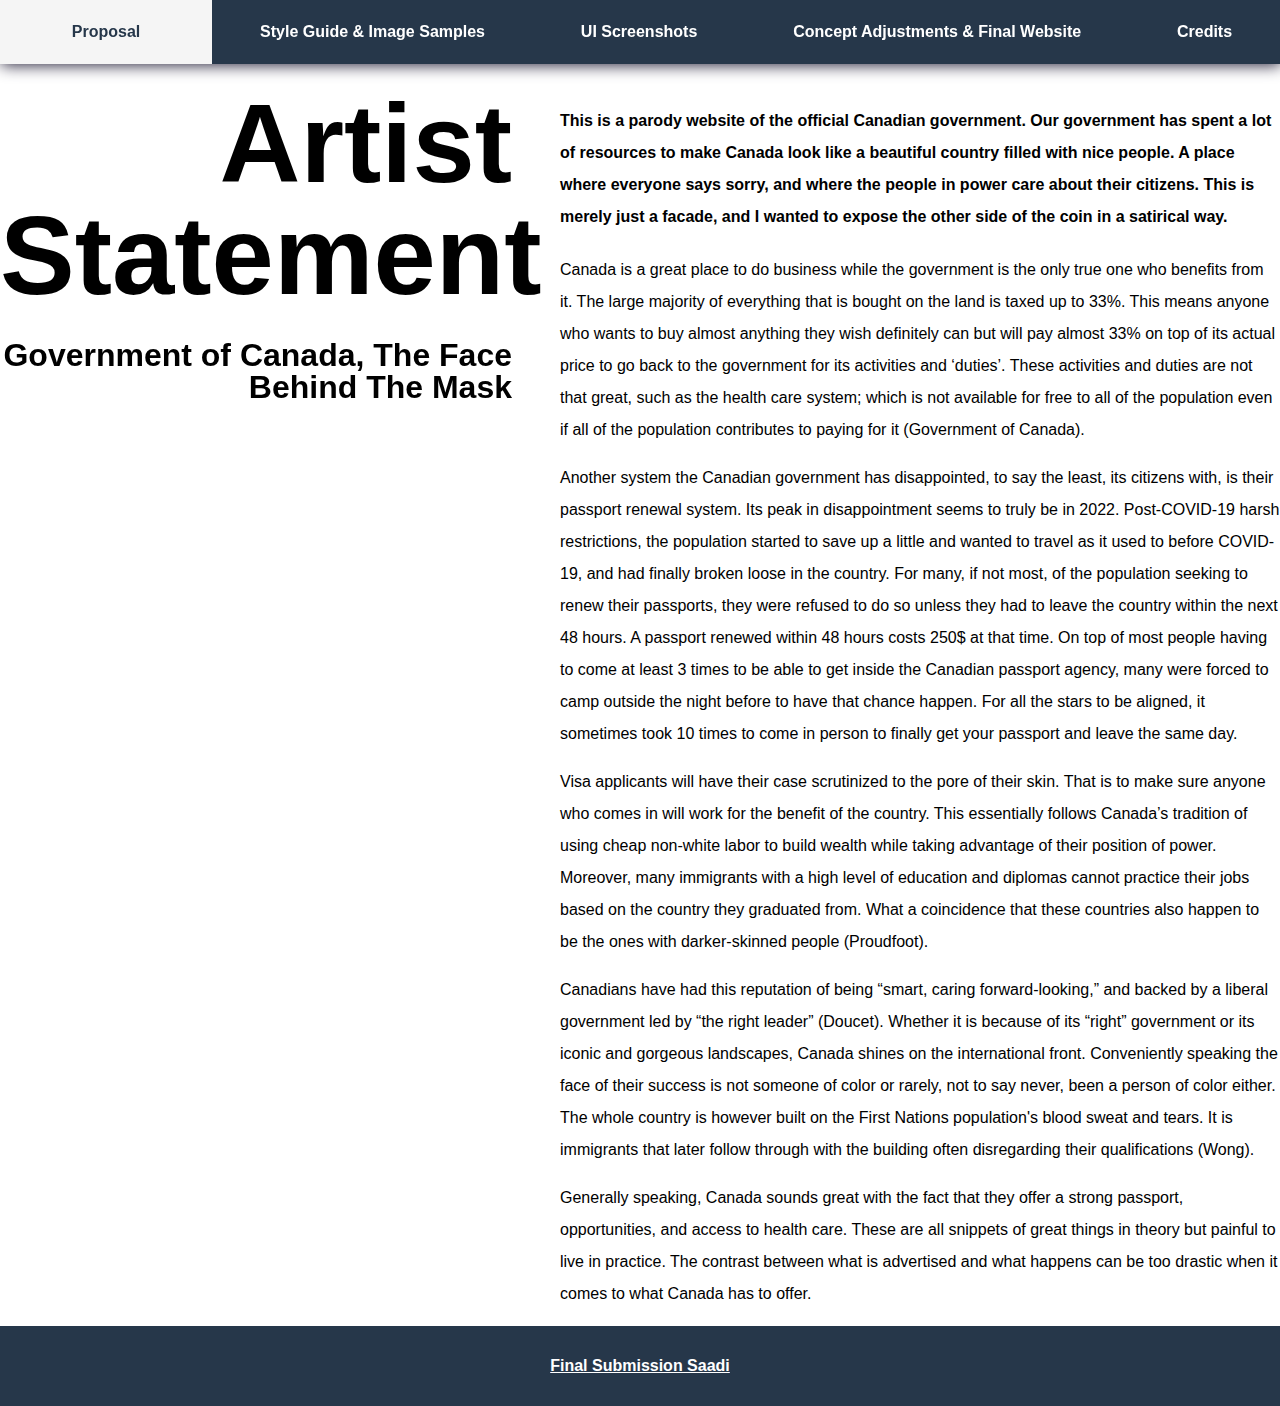
<file: index.html>
<!DOCTYPE html>
<html lang="en">

<head>
  <meta charset="UTF-8">
  <meta name="viewport" content="width=device-width, initial-scale=1.0">
  <meta http-equiv="X-UA-Compatible" content="ie=edge">
  <title>Final Submission</title>
  <link rel="stylesheet" href="css/style.css">
</head>

<body>
  <nav id="main-nav">
    <a href="index.html"><strong>Proposal</strong></a>
    <a href="style-guide.html"><strong>Style Guide & Image Samples</strong></a>
    <a href="ui.html"><strong>UI Screenshots</strong></a>
    <a href="update.html"><strong>Concept Adjustments & Final Website</strong></a>
    <a href="credits.html"><strong>Credits</strong></a>
  </nav>

  <header class="sticker-container">
    <hgroup class="stickme">
      <h1>Artist Statement</h1>
      <h2>Government of Canada, The Face Behind The Mask</h2>
    </hgroup> 

    <article>
      <h4>This is a parody website of the official Canadian government. Our government has spent a lot of resources to make Canada look like a beautiful country filled with nice people. A place where everyone says sorry, and where the people in power care about their citizens. This is merely just a facade, and I wanted to expose the other side of the coin in a satirical way.</h4>

      <p>Canada is a great place to do business while the government is the only true one who benefits from it. The large majority of everything that is bought on the land is taxed up to 33%. This means anyone who wants to buy almost anything they wish definitely can but will pay almost 33% on top of its actual price to go back to the government for its activities and ‘duties’. These activities and duties are not that great, such as the health care system; which is not available for free to all of the population even if all of the population contributes to paying for it (Government of Canada).</p>

      <p>Another system the Canadian government has disappointed, to say the least, its citizens with, is their passport renewal system. Its peak in disappointment seems to truly be in 2022. Post-COVID-19 harsh restrictions, the population started to save up a little and wanted to travel as it used to before COVID-19, and had finally broken loose in the country. For many, if not most, of the population seeking to renew their passports, they were refused to do so unless they had to leave the country within the next 48 hours. A passport renewed within 48 hours costs 250$ at that time. On top of most people having to come at least 3 times to be able to get inside the Canadian passport agency, many were forced to camp outside the night before to have that chance happen. For all the stars to be aligned, it sometimes took 10 times to come in person to finally get your passport and leave the same day.</p>

      <p>Visa applicants will have their case scrutinized to the pore of their skin. That is to make sure anyone who comes in will work for the benefit of the country. This essentially follows Canada’s tradition of using cheap non-white labor to build wealth while taking advantage of their position of power. Moreover, many immigrants with a high level of education and diplomas cannot practice their jobs based on the country they graduated from. What a coincidence that these countries also happen to be the ones with darker-skinned people (Proudfoot).</p>

      <p>Canadians have had this reputation of being “smart, caring forward-looking,” and backed by a liberal government led by “the right leader” (Doucet). Whether it is because of its “right” government or its iconic and gorgeous landscapes, Canada shines on the international front. Conveniently speaking the face of their success is not someone of color or rarely, not to say never, been a person of color either. The whole country is however built on the First Nations population's blood sweat and tears. It is immigrants that later follow through with the building often disregarding their qualifications (Wong).
      </p>

      <p>Generally speaking, Canada sounds great with the fact that they offer a strong passport, opportunities, and access to health care. These are all snippets of great things in theory but painful to live in practice. The contrast between what is advertised and what happens can be too drastic when it comes to what Canada has to offer.</p>

    </article>
  </header>

<footer>
  <a href="https://afod27.github.io/canada.github.io/index.html" target="_blank"><p><strong>Final Submission Saadi</strong></p></a>
</footer>
</body>

</html>
</file>
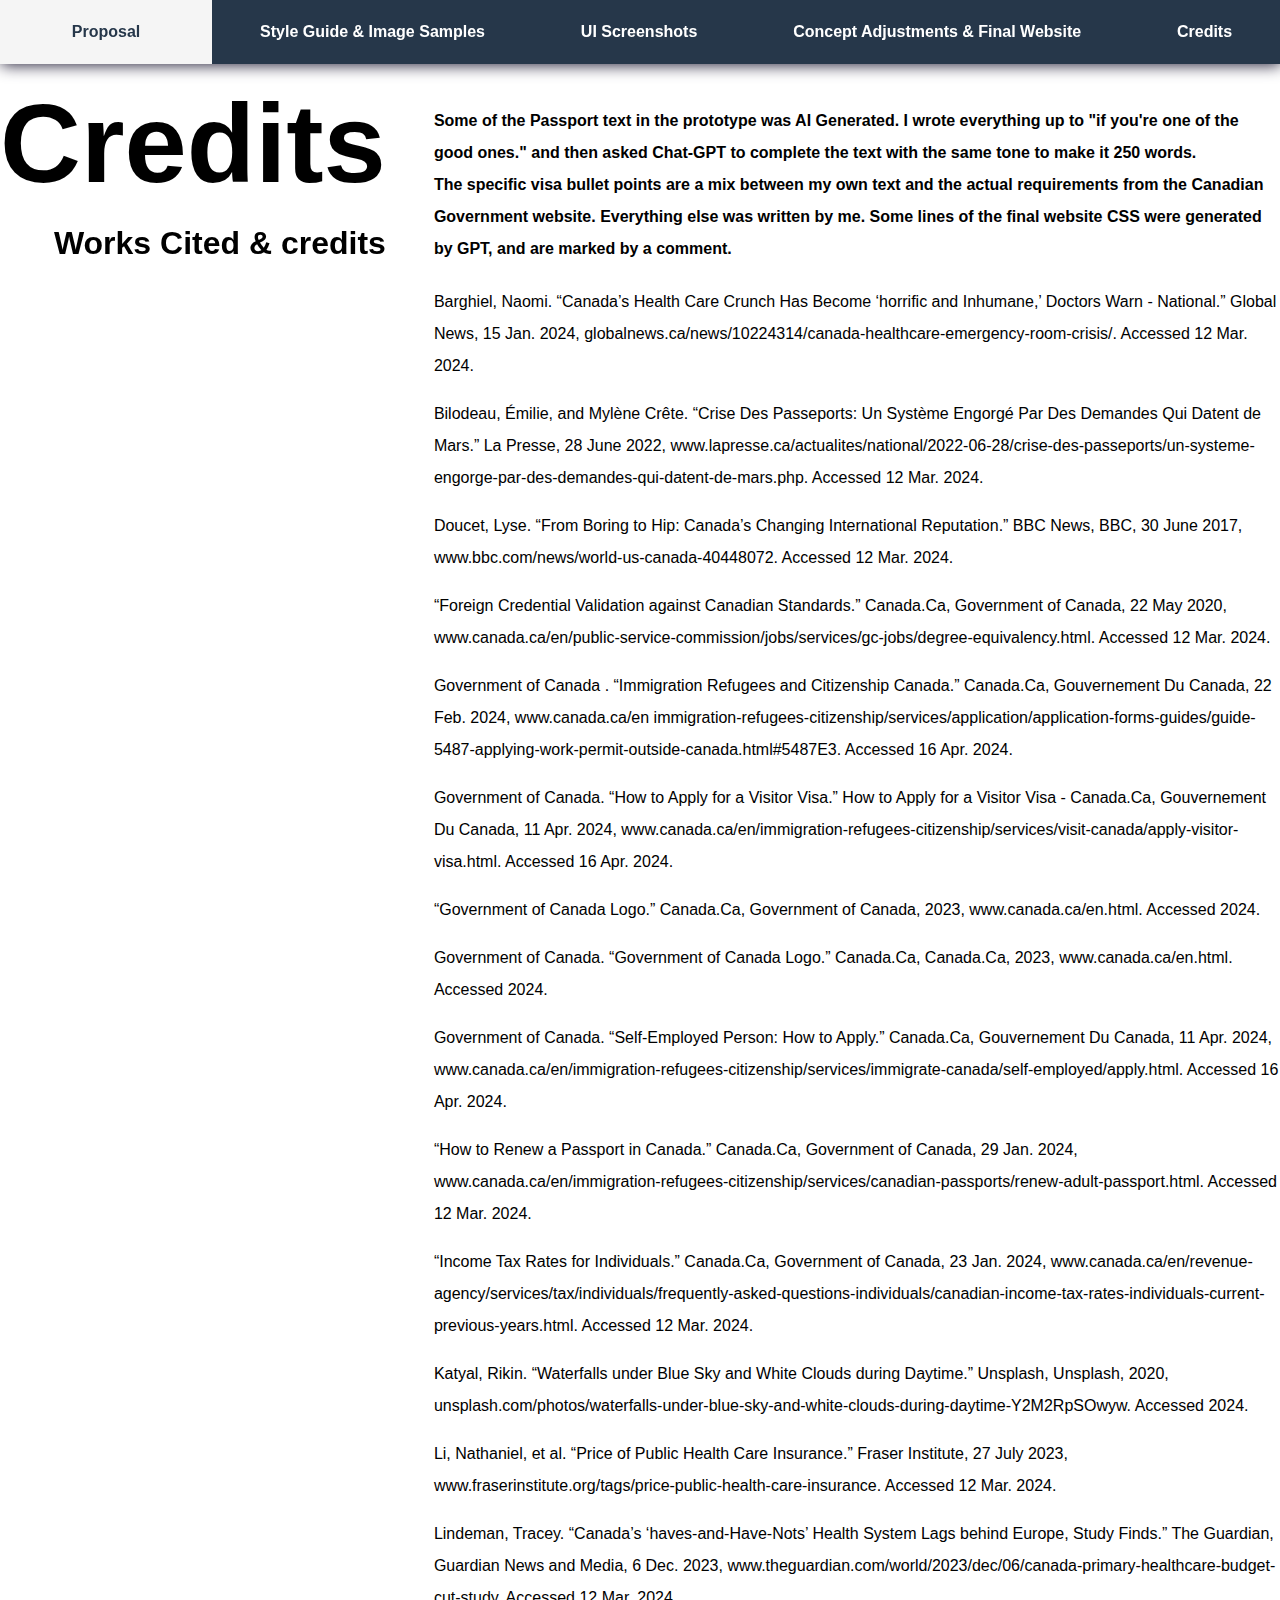
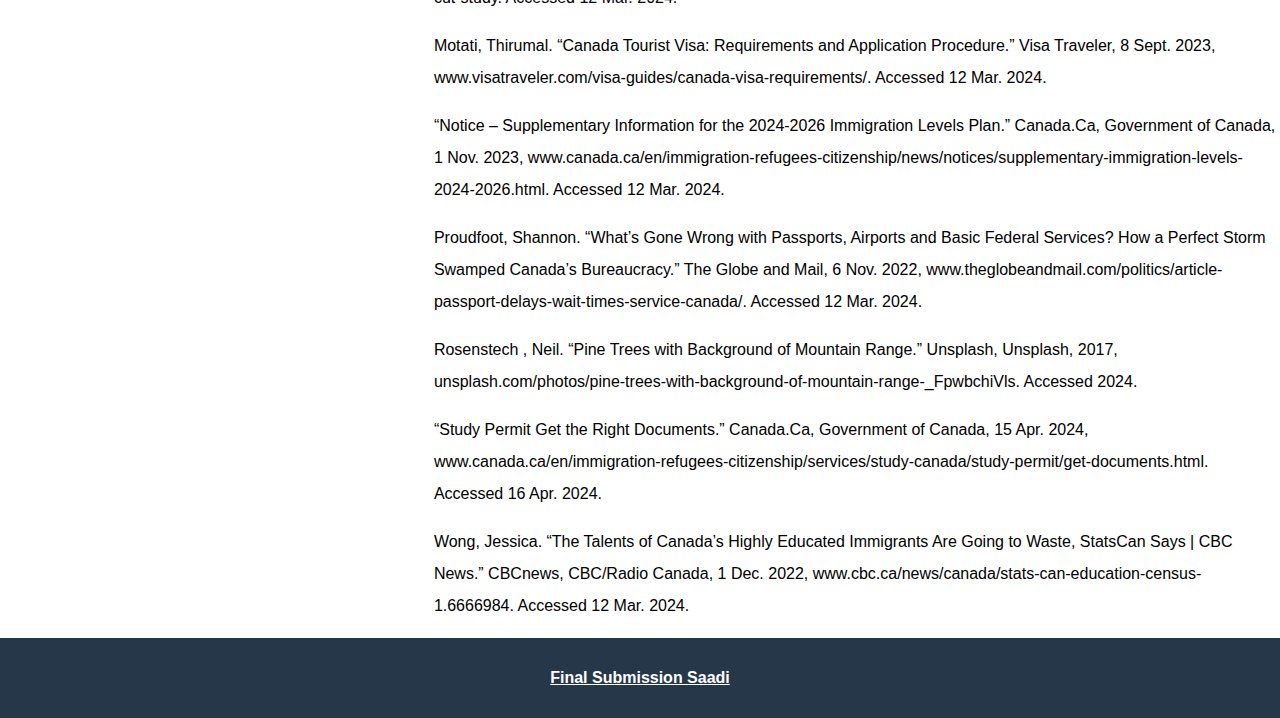
<file: credits.html>
<!DOCTYPE html>
<html lang="en">

<head>
  <meta charset="UTF-8">
  <meta name="viewport" content="width=device-width, initial-scale=1.0">
  <meta http-equiv="X-UA-Compatible" content="ie=edge">
  <title>Final Submission</title>
  <link rel="stylesheet" href="css/style.css">
</head>

<body>
  <nav id="main-nav">
    <a href="index.html"><strong>Proposal</strong></a>
    <a href="style-guide.html"><strong>Style Guide & Image Samples</strong></a>
    <a href="ui.html"><strong>UI Screenshots</strong></a>
    <a href="update.html"><strong>Concept Adjustments & Final Website</strong></a>
    <a href="credits.html"><strong>Credits</strong></a>
  </nav>

  <header class="sticker-container">
    <hgroup class="stickme">
      <h1>Credits</h1>
      <h2>Works Cited & credits</h2>
    </hgroup> 

    <article>
      <h4>
        Some of the Passport text in the prototype was AI Generated. I wrote everything up to "if you're one of the good ones." and then asked Chat-GPT to complete the text with the same tone to make it 250 words. <br>The specific visa bullet points are a mix between my own text and the actual requirements from the Canadian Government website. Everything else was written by me. Some lines of the final website CSS were generated by GPT, and are marked by a comment.

      </h4>
      <p>
        Barghiel, Naomi. “Canada’s Health Care Crunch Has Become ‘horrific and Inhumane,’ Doctors Warn - National.” Global News, 15 Jan. 2024, globalnews.ca/news/10224314/canada-healthcare-emergency-room-crisis/. Accessed 12 Mar. 2024. 
      </p>
      <p>
      Bilodeau, Émilie, and Mylène Crête. “Crise Des Passeports: Un Système Engorgé Par Des Demandes Qui Datent de Mars.” La Presse, 28 June 2022, www.lapresse.ca/actualites/national/2022-06-28/crise-des-passeports/un-systeme-engorge-par-des-demandes-qui-datent-de-mars.php. Accessed 12 Mar. 2024. 
      </p>
      <p>
      Doucet, Lyse. “From Boring to Hip: Canada’s Changing International Reputation.” BBC News, BBC, 30 June 2017, www.bbc.com/news/world-us-canada-40448072. Accessed 12 Mar. 2024. 
      </p>
      <p>
        “Foreign Credential Validation against Canadian Standards.” Canada.Ca, Government of Canada, 22 May 2020, www.canada.ca/en/public-service-commission/jobs/services/gc-jobs/degree-equivalency.html. Accessed 12 Mar. 2024. 

      </p>
      <p>
        Government of Canada . “Immigration Refugees and Citizenship Canada.” Canada.Ca, Gouvernement Du Canada, 22 Feb. 2024, www.canada.ca/en immigration-refugees-citizenship/services/application/application-forms-guides/guide-5487-applying-work-permit-outside-canada.html#5487E3. Accessed 16 Apr. 2024. 
      </p>
      <p>
        Government of Canada. “How to Apply for a Visitor Visa.” How to Apply for a Visitor Visa - Canada.Ca, Gouvernement Du Canada, 11 Apr. 2024, www.canada.ca/en/immigration-refugees-citizenship/services/visit-canada/apply-visitor-visa.html. Accessed 16 Apr. 2024. 
      </p>
      <p>
        “Government of Canada Logo.” Canada.Ca, Government of Canada, 2023, www.canada.ca/en.html. Accessed 2024.
      </p>
      <p>
        Government of Canada. “Government of Canada Logo.” Canada.Ca, Canada.Ca, 2023, www.canada.ca/en.html. Accessed 2024. 
      </p>
      <p>
        Government of Canada. “Self-Employed Person: How to Apply.” Canada.Ca, Gouvernement Du Canada, 11 Apr. 2024, www.canada.ca/en/immigration-refugees-citizenship/services/immigrate-canada/self-employed/apply.html. Accessed 16 Apr. 2024. 
      </p>

      <p>
        “How to Renew a Passport in Canada.” Canada.Ca, Government of Canada, 29 Jan. 2024, www.canada.ca/en/immigration-refugees-citizenship/services/canadian-passports/renew-adult-passport.html. Accessed 12 Mar. 2024. 

      </p>
      <p>
        “Income Tax Rates for Individuals.” Canada.Ca, Government of Canada, 23 Jan. 2024, www.canada.ca/en/revenue-agency/services/tax/individuals/frequently-asked-questions-individuals/canadian-income-tax-rates-individuals-current-previous-years.html. Accessed 12 Mar. 2024. 

      </p>
      <p>
        Katyal, Rikin. “Waterfalls under Blue Sky and White Clouds during Daytime.” Unsplash, Unsplash, 2020, unsplash.com/photos/waterfalls-under-blue-sky-and-white-clouds-during-daytime-Y2M2RpSOwyw. Accessed 2024. 

      </p>
      <p>
        Li, Nathaniel, et al. “Price of Public Health Care Insurance.” Fraser Institute, 27 July 2023, www.fraserinstitute.org/tags/price-public-health-care-insurance. Accessed 12 Mar. 2024. 

      </p>
      <p>
        Lindeman, Tracey. “Canada’s ‘haves-and-Have-Nots’ Health System Lags behind Europe, Study Finds.” The Guardian, Guardian News and Media, 6 Dec. 2023, www.theguardian.com/world/2023/dec/06/canada-primary-healthcare-budget-cut-study. Accessed 12 Mar. 2024. 

      </p>
      <p>
        Motati, Thirumal. “Canada Tourist Visa: Requirements and Application Procedure.” Visa Traveler, 8 Sept. 2023, www.visatraveler.com/visa-guides/canada-visa-requirements/. Accessed 12 Mar. 2024. 

      </p>
      <p>
        “Notice – Supplementary Information for the 2024-2026 Immigration Levels Plan.” Canada.Ca, Government of Canada, 1 Nov. 2023, www.canada.ca/en/immigration-refugees-citizenship/news/notices/supplementary-immigration-levels-2024-2026.html. Accessed 12 Mar. 2024. 

      </p>
      <p>
        Proudfoot, Shannon. “What’s Gone Wrong with Passports, Airports and Basic Federal Services? How a Perfect Storm Swamped Canada’s Bureaucracy.” The Globe and Mail, 6 Nov. 2022, www.theglobeandmail.com/politics/article-passport-delays-wait-times-service-canada/. Accessed 12 Mar. 2024. 
      </p>
      <p>
        Rosenstech , Neil. “Pine Trees with Background of Mountain Range.” Unsplash, Unsplash, 2017, unsplash.com/photos/pine-trees-with-background-of-mountain-range-_FpwbchiVls. Accessed 2024. 

      </p>
      <p>
        “Study Permit Get the Right Documents.” Canada.Ca, Government of Canada, 15 Apr. 2024, www.canada.ca/en/immigration-refugees-citizenship/services/study-canada/study-permit/get-documents.html. Accessed 16 Apr. 2024. 
      </p>
      <p>
        Wong, Jessica. “The Talents of Canada’s Highly Educated Immigrants Are Going to Waste, StatsCan Says | CBC News.” CBCnews, CBC/Radio Canada, 1 Dec. 2022, www.cbc.ca/news/canada/stats-can-education-census-1.6666984. Accessed 12 Mar. 2024.  
      </p>
      

    </article>
  </header>

<footer>
  <a href="https://afod27.github.io/canada.github.io/index.html" target="_blank"><p><strong>Final Submission Saadi</strong></p></a>
</footer>
</body>

</html>
</file>
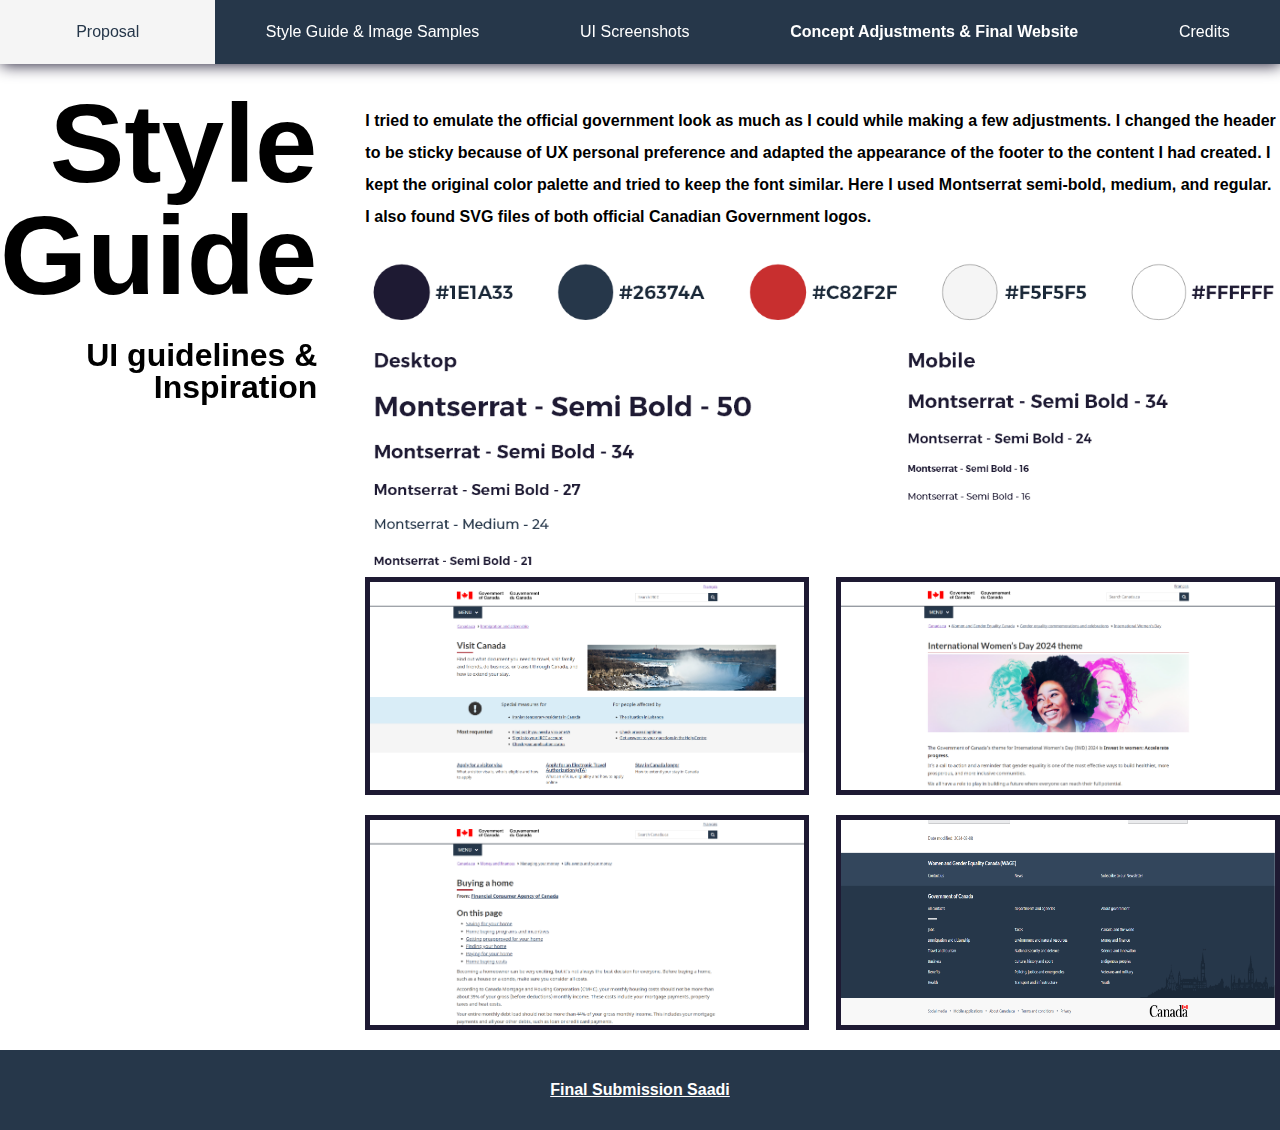
<file: style-guide.html>
<!DOCTYPE html>
<html lang="en">

<head>
  <meta charset="UTF-8">
  <meta name="viewport" content="width=device-width, initial-scale=1.0">
  <meta http-equiv="X-UA-Compatible" content="ie=edge">
  <title>Final Submission</title>
  <link rel="stylesheet" href="css/style.css">
</head>

<body>
  <nav id="main-nav">
    <a href="index.html">Proposal</a>
    <a href="style-guide.html">Style Guide & Image Samples</a>
    <a href="ui.html">UI Screenshots</a>
    <a href="update.html"><strong>Concept Adjustments & Final Website</strong></a>
    <a href="credits.html">Credits</a>
  </nav>

  <header id="n1" class="sticker-container">
    <hgroup class="stickme">
      <h1>Style Guide</h1>
      <h2>UI guidelines & Inspiration</h2>
    </hgroup> 

  <article> 
      <h4>I tried to emulate the official government look as much as I could while making a few adjustments. I changed the header to be 
        sticky because of  UX personal preference and adapted the appearance of the footer to the content I had created. I kept the 
        original color palette and tried to keep the font similar. Here I used Montserrat semi-bold, medium, and regular. I also found 
        SVG files of both official Canadian Government logos.</h4>
        <img class="ui-img"src="images/style-guide.png" alt="UI guideline">

        <div class="img-display">
          <img class="img-border"src="images/image sample 2.png" alt="welcome page style">
          <img class="img-border" src="images/image sample 1.png" alt="article style 1">
          <img class="img-border" src="images/image sample 3.png" alt="article style 2">
          <img class="img-border" src="images/image sample 4.png" alt="footer style">
        </div>
  </article>
  </header>

  <footer>
    <a href="https://afod27.github.io/canada.github.io/index.html" target="_blank"><p><strong>Final Submission Saadi</strong></p></a>
    </footer>

</body>

</html>
</file>
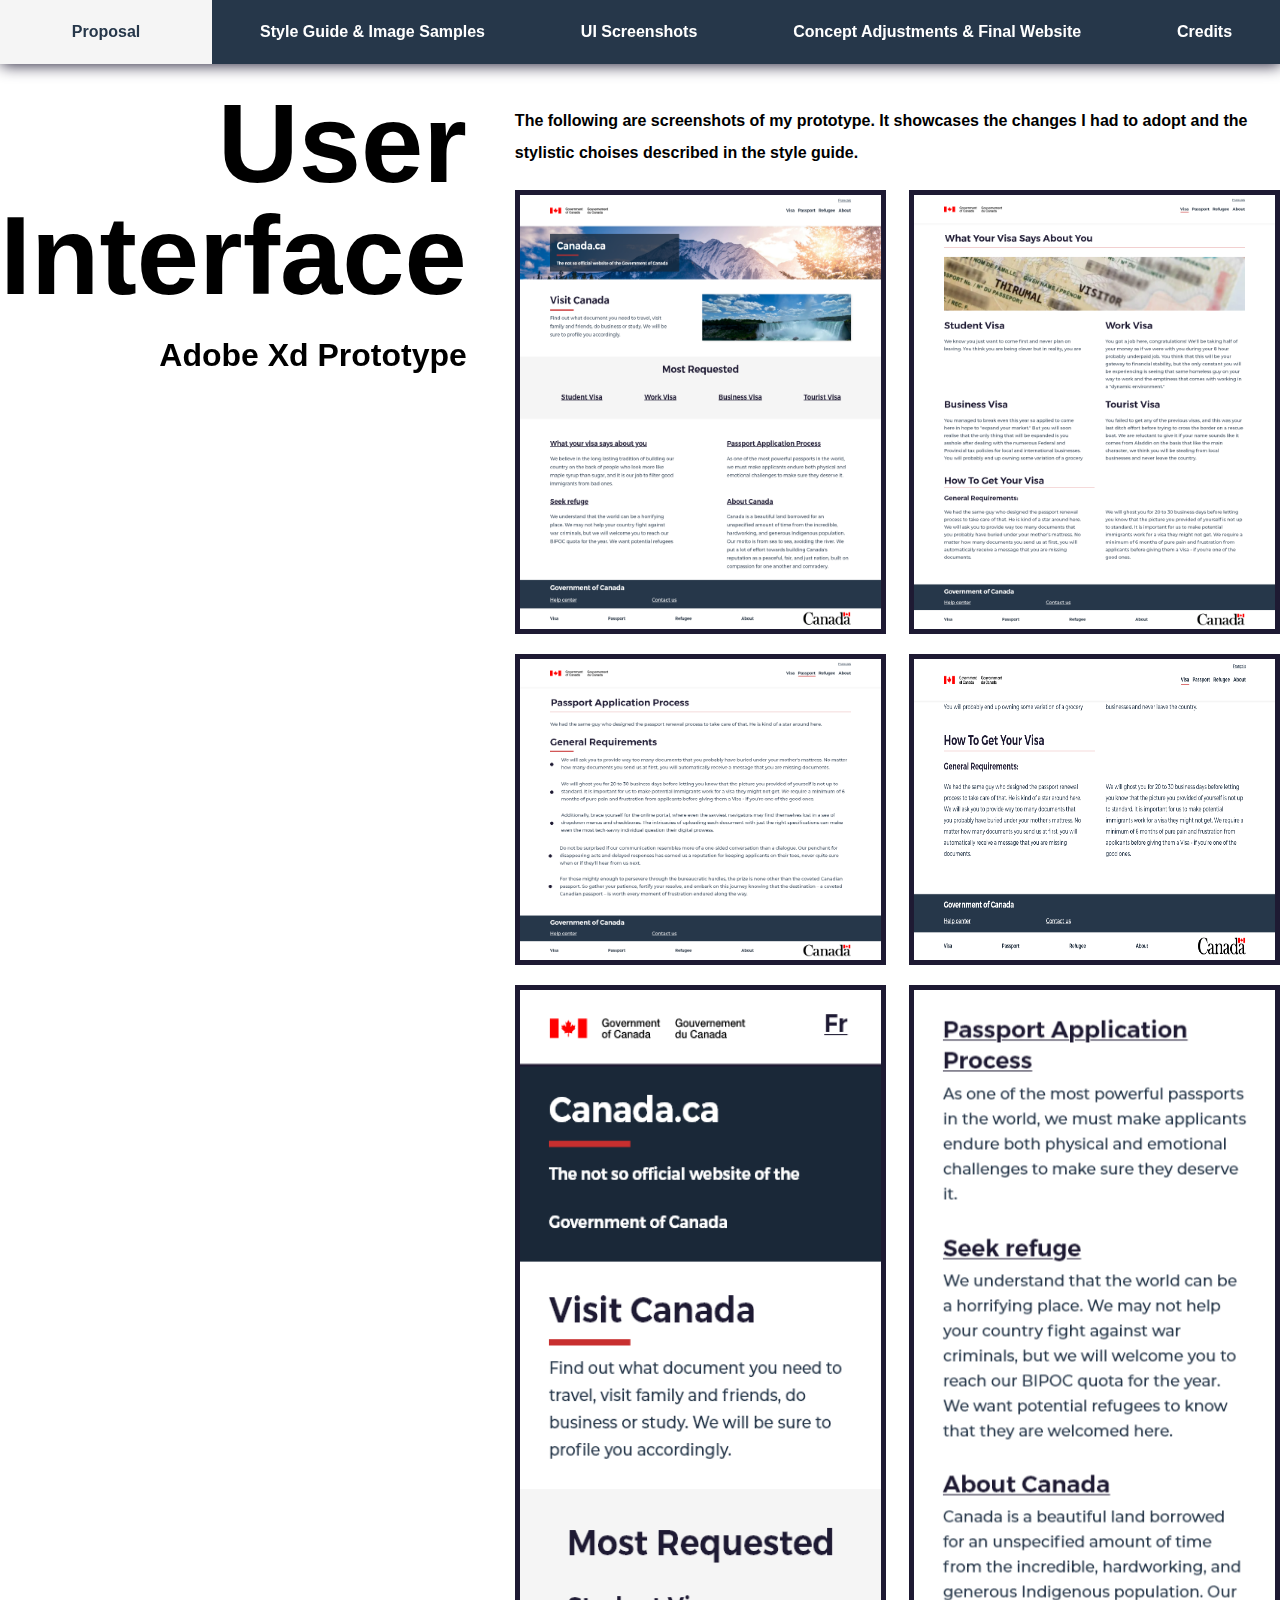
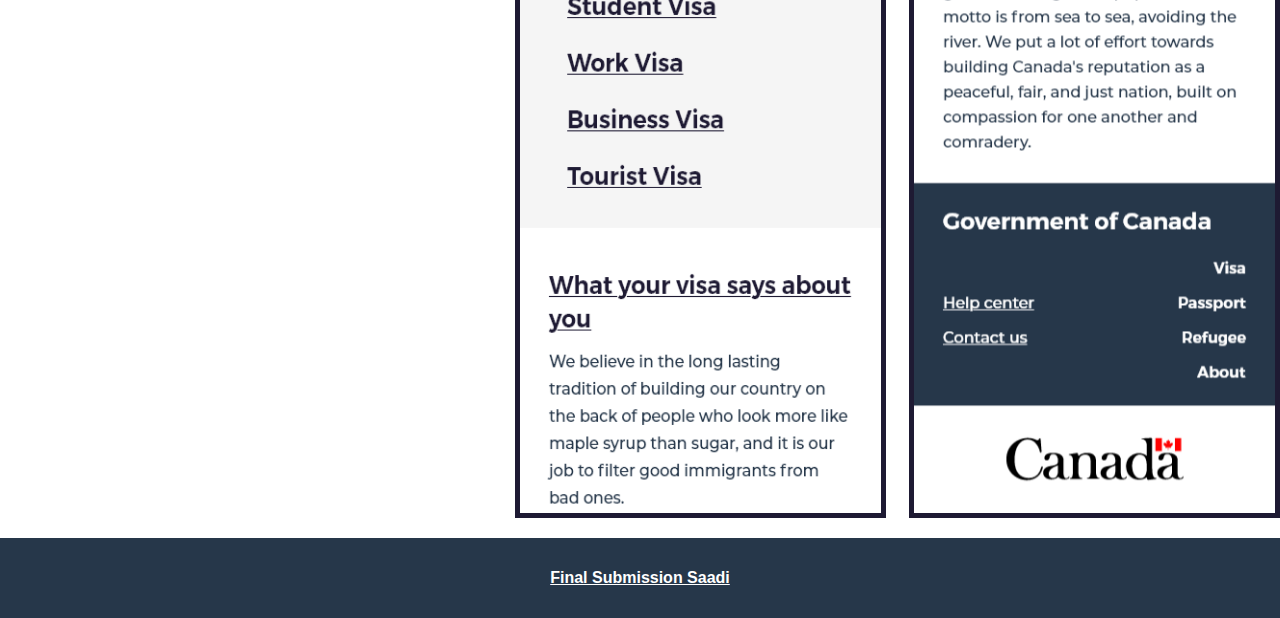
<file: ui.html>
<!DOCTYPE html>
<html lang="en">

<head>
  <meta charset="UTF-8">
  <meta name="viewport" content="width=device-width, initial-scale=1.0">
  <meta http-equiv="X-UA-Compatible" content="ie=edge">
  <title>Final Submission</title>
  <link rel="stylesheet" href="css/style.css">
</head>

<body>
  <nav id="main-nav">
    <a href="index.html"><strong>Proposal</strong></a>
    <a href="style-guide.html"><strong>Style Guide & Image Samples</strong></a>
    <a href="ui.html"><strong>UI Screenshots</strong></a>
    <a href="update.html"><strong>Concept Adjustments & Final Website</strong></a>
    <a href="credits.html"><strong>Credits</strong></a>
  </nav>

  <header class="sticker-container">
    <hgroup class="stickme">
      <h1>User Interface</h1>
      <h2>Adobe Xd Prototype</h2>
    </hgroup> 

    <article> 
        <h4>The following are screenshots of my prototype. It showcases the changes I had to adopt and the stylistic choises described in the style guide.</h4>
        <div class="img-display">
          <img class="img-border"src="images/Web-1.png" alt="welcome page layout">
          <img class="img-border" src="images/Web-2.png" alt="article layout 1">
          <img class="img-border" src="images/Web-3.png" alt="article layout 2">
          <img class="img-border" src="images/Web-2-sticky.png" alt="page layout showing sticky header">
        </div>
        <div class="img-display">
          <img class="img-border" src="images/mobile-1.png" alt="mobile layout">
          <img class="img-border" src="images/mobile-2.png" alt="mobile layout">
        </div>

    </article>
</header> 

<footer>
  <a href="https://afod27.github.io/canada.github.io/index.html" target="_blank"><p><strong>Final Submission Saadi</strong></p></a>
</footer>
</body>

</html>
</file>
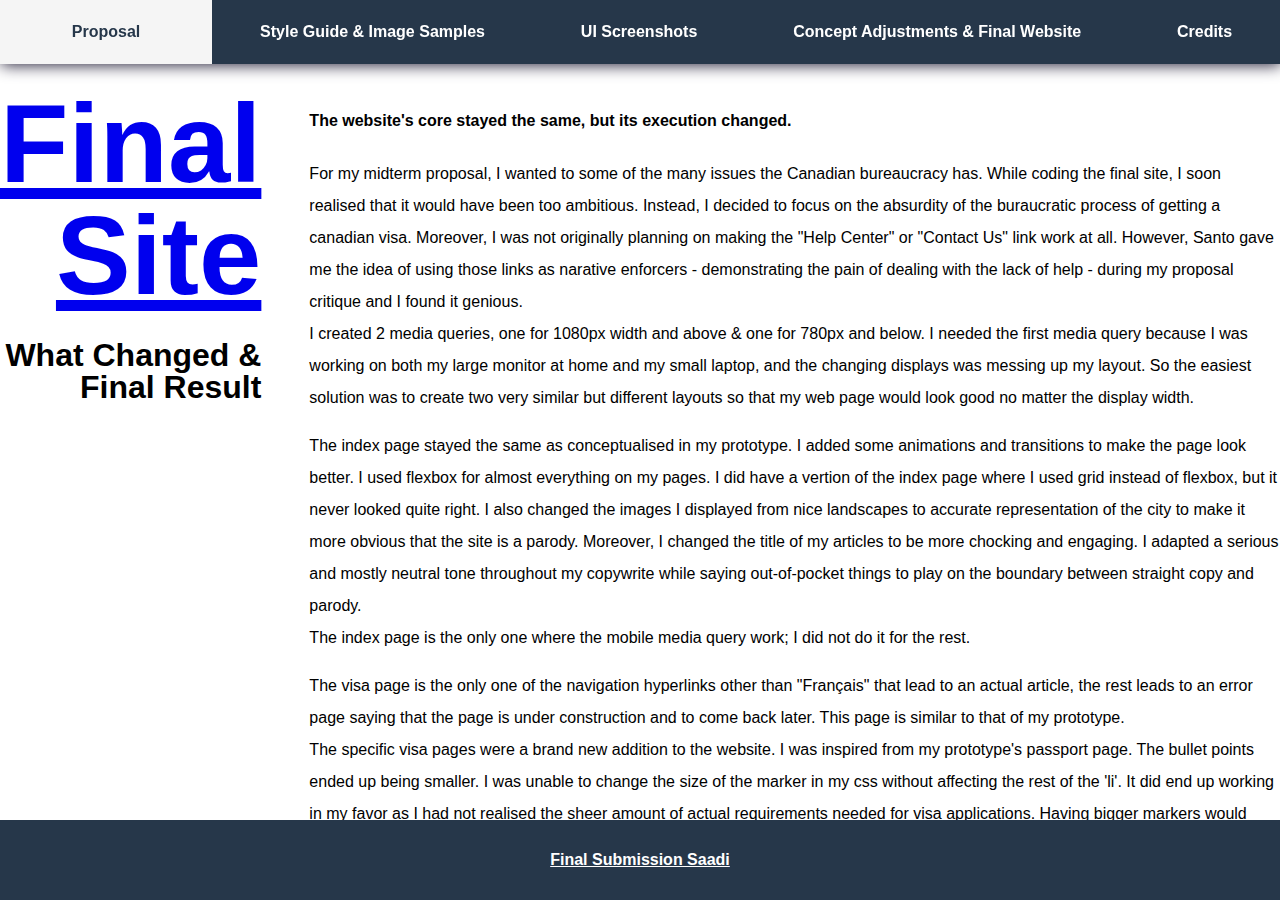
<file: update.html>
<!DOCTYPE html>
<html lang="en">

<head>
  <meta charset="UTF-8">
  <meta name="viewport" content="width=device-width, initial-scale=1.0">
  <meta http-equiv="X-UA-Compatible" content="ie=edge">
  <title>Final Submission</title>
  <link rel="stylesheet" href="css/style.css">
</head>

<body>
  <nav id="main-nav">
    <a href="index.html"><strong>Proposal</strong></a>
    <a href="style-guide.html"><strong>Style Guide & Image Samples</strong></a>
    <a href="ui.html"><strong>UI Screenshots</strong></a>
    <a href="update.html"><strong>Concept Adjustments & Final Website</strong></a>
    <a href="credits.html"><strong>Credits</strong></a>
  </nav>

  <header class="sticker-container">
    <hgroup class="stickme">
      <a href="https://afod27.github.io/canada.github.io/index.html" target="_blank" ><h1>Final Site</h1></a>
      
      <h2>What Changed & Final Result</h2>
    </hgroup> 

    <article>
      <h4>The website's core stayed the same, but its execution changed.</h4>

      <p>For my midterm proposal, I wanted to some of the many issues the Canadian bureaucracy has. While coding the final site, I soon realised that it would have been too ambitious. Instead, I decided to focus on the absurdity of the buraucratic process of getting a canadian visa. Moreover, I was not originally planning on making the "Help Center" or "Contact Us" link work at all. However, Santo gave me the idea of using those links as narative enforcers - demonstrating the pain of dealing with the lack of help - during my proposal critique and I found it genious.<br>I created 2 media queries, one for 1080px width and above & one for 780px and below. I needed the first media query because I was working on both my large monitor at home and my small laptop, and the changing displays was messing up my layout. So the easiest solution was to create two very similar but different layouts so that my web page would look good no matter the display width.</p>

      <p>The index page stayed the same as conceptualised in my prototype. I added some animations and transitions to make the page look better. I used flexbox for almost everything on my pages. I did have a vertion of the index page where I used grid instead of flexbox, but it never looked quite right. I also changed the images I displayed from nice landscapes to accurate representation of the city to make it more obvious that the site is a parody. Moreover, I changed the title of my articles to be more chocking and engaging. I adapted a serious and mostly neutral tone throughout my copywrite while saying out-of-pocket things to play on the boundary between straight copy and parody. <br> The index page is the only one where the mobile media query work; I did not do it for the rest.</p>

      <p>The visa page is the only one of the navigation hyperlinks other than "Français" that lead to an actual article, the rest leads to an error page saying that the page is under construction and to come back later. This page is similar to that of my prototype.<br>The specific visa pages were a brand new addition to the website. I was inspired from my prototype's passport page. The bullet points ended up being smaller. I was unable to change the size of the marker in my css without affecting the rest of the 'li'. It did end up working in my favor as I had not realised the sheer amount of actual requirements needed for visa applications. Having bigger markers would have been too distracting and removed from the sleekiness of the page.</p>
    </article>
  </header>

<footer style="position: fixed; bottom: 0; width: 100%;">
  <a href="https://afod27.github.io/canada.github.io/index.html" target="_blank"><p><strong>Final Submission Saadi</strong></p></a>

</footer>
</body>

</html>
</file>
<file: css/style.css>
* {
    box-sizing: border-box;
  }
  
  html {
    line-height: 200%;
    font-family:"Montserrat", Helvetica, Arial, sans-serif;
  }

nav{
  filter:drop-shadow(#1e1a33 0.1rem 0.1rem 0.5rem)
}
  .sticker-container{
    display: flex;
    justify-content: flex-start;
    align-items: baseline;
    max-width: 1500px;
    width: 100%;
    margin: auto;
    padding: auto;
    justify-content: space-between;
  }

  hgroup{
    text-align: right;
    width: 60%;
    padding-top: 2em;
   
  }

  .stickme {
    position: sticky;
    top: 3.5em;
    width: 40%;
    margin-right: 3em;
  }

  h1 {
    font-size: 7rem;
    margin: 0;
    line-height: 100%;
  }
  
  h2 {
    font-size: 2rem;
    
  }

article p{
  font-weight: 500;
}
 
  body{
    margin: 0;
  }

  #main-nav{
    display: flex;
    position: fixed;
    top: 0;
    left: 0;
    width: 100%;
    text-align: center;
    z-index: 999;
  }

 #main-nav a:link{
    background-color: #26374a;
    padding: 1em;
    flex-grow: 1;
    transition: all 0.2s;
    color: #ffffff;
    text-decoration: none;
 }

 #main-nav a:visited{
    color: #c7c7c7;
 }

 #main-nav a:hover{
    background-color: #F5F5F5;
    flex-grow: 1.75;
    color: #26374a;
 }

a:visited{
  color: #1e1a33;
}


img{
  display: block;
  max-width: 1500px;
  width: 100%;
  /* margin: auto; */
}



article img{
  width: 48.5%;
}

.ui-img{
  width:100%
}

.img-display{
  display: flex;
  flex-wrap: wrap;
  justify-content: space-between;
  width: 100%;
}

.img-display img{
width: 48.5%;
margin-bottom: 20px;
}

.img-border{
  border: 5px solid #1e1a33
}

 footer{
  display: flex;
  justify-content: center;
  align-items: center;
  color: #eee;
  background-color: #26374a;
  height: 5em;
 }

 footer p{
  color: #fff;
  text-decoration: underline;
 }
</file>
